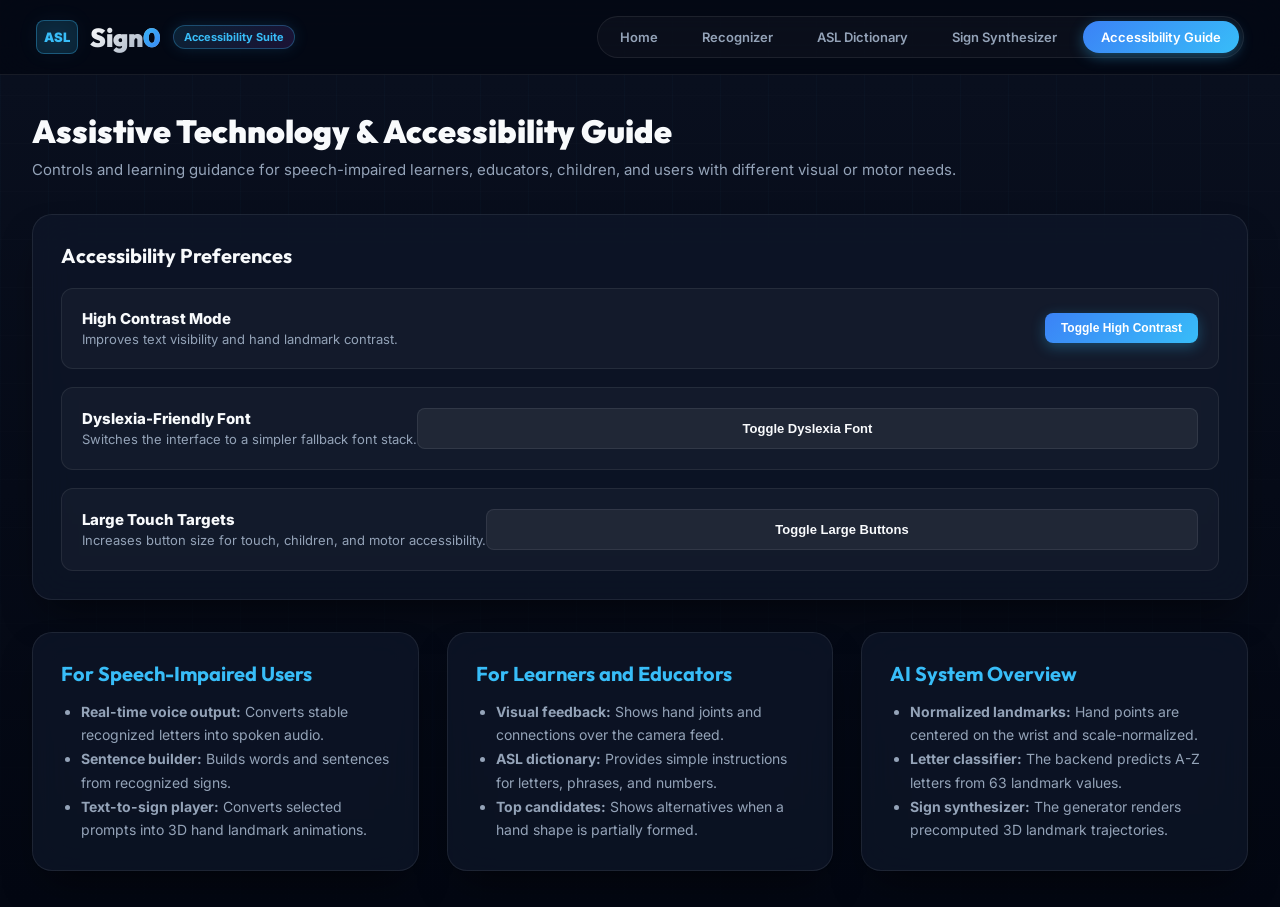
<file: frontend/accessibility.html>
<!DOCTYPE html>
<html lang="en">
<head>
  <meta charset="UTF-8" />
  <meta name="viewport" content="width=device-width, initial-scale=1.0" />
  <title>Sign0 - Accessibility Guide</title>
  <meta name="description" content="Assistive technology and accessibility controls for Sign0. High-contrast mode, dyslexia-friendly fonts, large touch targets, and guides for speech-impaired learners and educators." />

  <link rel="preconnect" href="https://fonts.googleapis.com" />
  <link rel="preconnect" href="https://fonts.gstatic.com" crossorigin />
  <link href="https://fonts.googleapis.com/css2?family=Inter:wght@300;400;500;600;700;800&family=Outfit:wght@400;600;700;800&display=swap" rel="stylesheet" />

  <link rel="stylesheet" href="style.css" />
</head>
<body>
  <header class="navbar">
    <div class="logo">
      <span class="icon">ASL</span>
      <a href="index.html" class="brand" style="text-decoration:none;color:inherit">Sign<span class="highlight">0</span></a>
      <span class="badge-tag">Accessibility Suite</span>
    </div>

    <nav class="nav-links">
      <a href="home.html" class="nav-link">Home</a>
      <a href="index.html" class="nav-link">Recognizer</a>
      <a href="dictionary.html" class="nav-link">ASL Dictionary</a>
      <a href="generator.html" class="nav-link">Sign Synthesizer</a>
      <a href="accessibility.html" class="nav-link active">Accessibility Guide</a>
    </nav>
  </header>

  <main class="page-container">
    <div class="page-header">
      <h1 class="page-title">Assistive Technology & Accessibility Guide</h1>
      <p class="page-subtitle">Controls and learning guidance for speech-impaired learners, educators, children, and users with different visual or motor needs.</p>
    </div>

    <div class="card access-card">
      <h2 class="card-title">Accessibility Preferences</h2>

      <div class="access-toggles-grid">
        <div class="access-option">
          <div class="opt-info">
            <span class="opt-title">High Contrast Mode</span>
            <span class="opt-desc">Improves text visibility and hand landmark contrast.</span>
          </div>
          <button id="contrastToggle" class="btn-sm btn-accent" type="button">Toggle High Contrast</button>
        </div>

        <div class="access-option">
          <div class="opt-info">
            <span class="opt-title">Dyslexia-Friendly Font</span>
            <span class="opt-desc">Switches the interface to a simpler fallback font stack.</span>
          </div>
          <button id="fontToggle" class="btn-sm btn-action" type="button">Toggle Dyslexia Font</button>
        </div>

        <div class="access-option">
          <div class="opt-info">
            <span class="opt-title">Large Touch Targets</span>
            <span class="opt-desc">Increases button size for touch, children, and motor accessibility.</span>
          </div>
          <button id="targetToggle" class="btn-sm btn-action" type="button">Toggle Large Buttons</button>
        </div>
      </div>
    </div>

    <div class="access-guides-grid">
      <div class="card guide-card">
        <h3 class="guide-title">For Speech-Impaired Users</h3>
        <ul class="guide-list">
          <li><strong>Real-time voice output:</strong> Converts stable recognized letters into spoken audio.</li>
          <li><strong>Sentence builder:</strong> Builds words and sentences from recognized signs.</li>
          <li><strong>Text-to-sign player:</strong> Converts selected prompts into 3D hand landmark animations.</li>
        </ul>
      </div>

      <div class="card guide-card">
        <h3 class="guide-title">For Learners and Educators</h3>
        <ul class="guide-list">
          <li><strong>Visual feedback:</strong> Shows hand joints and connections over the camera feed.</li>
          <li><strong>ASL dictionary:</strong> Provides simple instructions for letters, phrases, and numbers.</li>
          <li><strong>Top candidates:</strong> Shows alternatives when a hand shape is partially formed.</li>
        </ul>
      </div>

      <div class="card guide-card">
        <h3 class="guide-title">AI System Overview</h3>
        <ul class="guide-list">
          <li><strong>Normalized landmarks:</strong> Hand points are centered on the wrist and scale-normalized.</li>
          <li><strong>Letter classifier:</strong> The backend predicts A-Z letters from 63 landmark values.</li>
          <li><strong>Sign synthesizer:</strong> The generator renders precomputed 3D landmark trajectories.</li>
        </ul>
      </div>
    </div>
  </main>

  <script>
    document.getElementById("contrastToggle").addEventListener("click", () => {
      document.body.classList.toggle("high-contrast");
    });

    document.getElementById("fontToggle").addEventListener("click", () => {
      document.body.classList.toggle("dyslexic-font");
    });

    document.getElementById("targetToggle").addEventListener("click", () => {
      document.body.classList.toggle("large-targets");
    });
  </script>
</body>
</html>
</file>
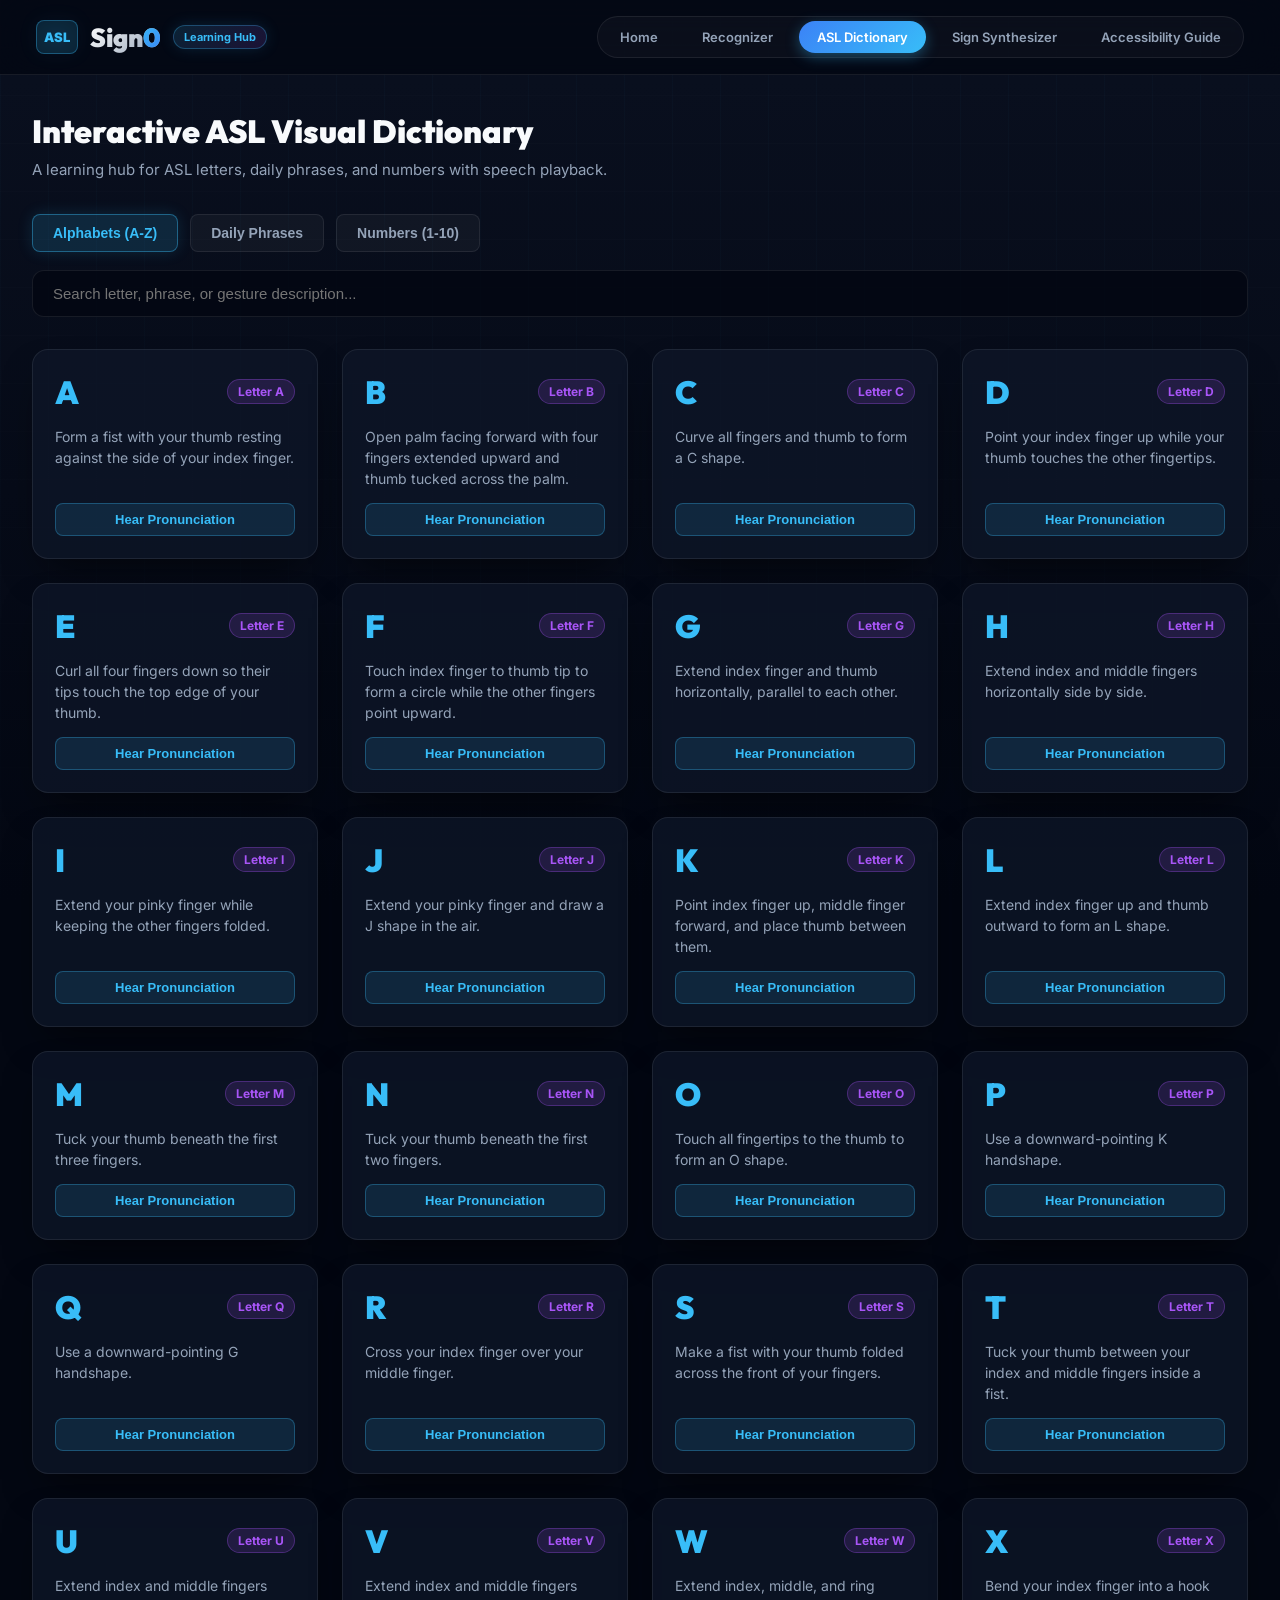
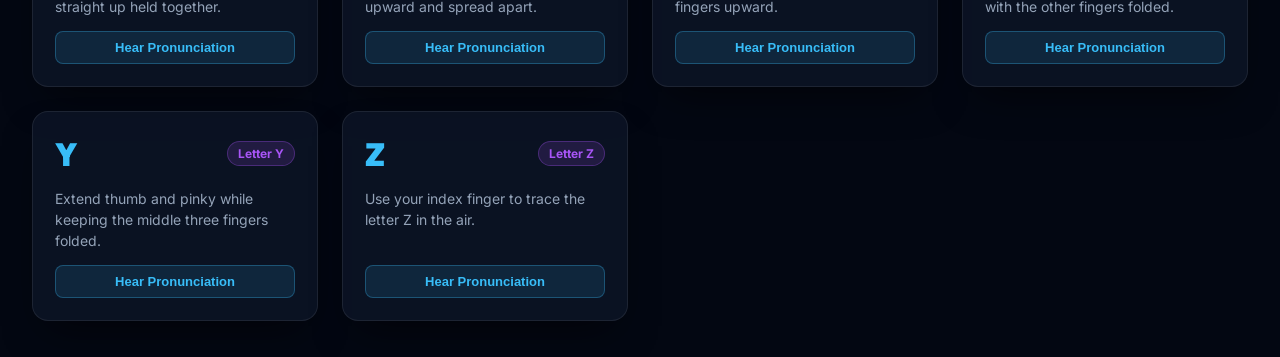
<file: frontend/dictionary.html>
<!DOCTYPE html>
<html lang="en">
<head>
  <meta charset="UTF-8" />
  <meta name="viewport" content="width=device-width, initial-scale=1.0" />
  <title>Sign0 - ASL Interactive Learning Dictionary</title>
  <meta name="description" content="Interactive ASL visual dictionary and learning hub. Browse alphabets A-Z, daily phrases, and numbers 1-10 with text descriptions and audio pronunciation." />

  <link rel="preconnect" href="https://fonts.googleapis.com" />
  <link rel="preconnect" href="https://fonts.gstatic.com" crossorigin />
  <link href="https://fonts.googleapis.com/css2?family=Inter:wght@300;400;500;600;700;800&family=Outfit:wght@400;600;700;800&display=swap" rel="stylesheet" />

  <link rel="stylesheet" href="style.css" />
</head>
<body>
  <header class="navbar">
    <div class="logo">
      <span class="icon">ASL</span>
      <a href="index.html" class="brand" style="text-decoration:none;color:inherit">Sign<span class="highlight">0</span></a>
      <span class="badge-tag">Learning Hub</span>
    </div>

    <nav class="nav-links">
      <a href="home.html" class="nav-link">Home</a>
      <a href="index.html" class="nav-link">Recognizer</a>
      <a href="dictionary.html" class="nav-link active">ASL Dictionary</a>
      <a href="generator.html" class="nav-link">Sign Synthesizer</a>
      <a href="accessibility.html" class="nav-link">Accessibility Guide</a>
    </nav>
  </header>

  <main class="page-container">
    <div class="page-header">
      <h1 class="page-title">Interactive ASL Visual Dictionary</h1>
      <p class="page-subtitle">A learning hub for ASL letters, daily phrases, and numbers with speech playback.</p>
    </div>

    <div class="dict-control-panel">
      <div class="dict-filters">
        <button class="filter-btn active" data-category="alphabets">Alphabets (A-Z)</button>
        <button class="filter-btn" data-category="phrases">Daily Phrases</button>
        <button class="filter-btn" data-category="numbers">Numbers (1-10)</button>
      </div>

      <div class="dict-search-box">
        <input type="text" id="dictSearchInput" placeholder="Search letter, phrase, or gesture description..." />
      </div>
    </div>

    <div id="dictCardsGrid" class="dict-grid-page"></div>
  </main>

  <script>
    const ASL_DICTIONARY_DATA = [
      { title: "A", category: "alphabets", badge: "Letter A", desc: "Form a fist with your thumb resting against the side of your index finger." },
      { title: "B", category: "alphabets", badge: "Letter B", desc: "Open palm facing forward with four fingers extended upward and thumb tucked across the palm." },
      { title: "C", category: "alphabets", badge: "Letter C", desc: "Curve all fingers and thumb to form a C shape." },
      { title: "D", category: "alphabets", badge: "Letter D", desc: "Point your index finger up while your thumb touches the other fingertips." },
      { title: "E", category: "alphabets", badge: "Letter E", desc: "Curl all four fingers down so their tips touch the top edge of your thumb." },
      { title: "F", category: "alphabets", badge: "Letter F", desc: "Touch index finger to thumb tip to form a circle while the other fingers point upward." },
      { title: "G", category: "alphabets", badge: "Letter G", desc: "Extend index finger and thumb horizontally, parallel to each other." },
      { title: "H", category: "alphabets", badge: "Letter H", desc: "Extend index and middle fingers horizontally side by side." },
      { title: "I", category: "alphabets", badge: "Letter I", desc: "Extend your pinky finger while keeping the other fingers folded." },
      { title: "J", category: "alphabets", badge: "Letter J", desc: "Extend your pinky finger and draw a J shape in the air." },
      { title: "K", category: "alphabets", badge: "Letter K", desc: "Point index finger up, middle finger forward, and place thumb between them." },
      { title: "L", category: "alphabets", badge: "Letter L", desc: "Extend index finger up and thumb outward to form an L shape." },
      { title: "M", category: "alphabets", badge: "Letter M", desc: "Tuck your thumb beneath the first three fingers." },
      { title: "N", category: "alphabets", badge: "Letter N", desc: "Tuck your thumb beneath the first two fingers." },
      { title: "O", category: "alphabets", badge: "Letter O", desc: "Touch all fingertips to the thumb to form an O shape." },
      { title: "P", category: "alphabets", badge: "Letter P", desc: "Use a downward-pointing K handshape." },
      { title: "Q", category: "alphabets", badge: "Letter Q", desc: "Use a downward-pointing G handshape." },
      { title: "R", category: "alphabets", badge: "Letter R", desc: "Cross your index finger over your middle finger." },
      { title: "S", category: "alphabets", badge: "Letter S", desc: "Make a fist with your thumb folded across the front of your fingers." },
      { title: "T", category: "alphabets", badge: "Letter T", desc: "Tuck your thumb between your index and middle fingers inside a fist." },
      { title: "U", category: "alphabets", badge: "Letter U", desc: "Extend index and middle fingers straight up held together." },
      { title: "V", category: "alphabets", badge: "Letter V", desc: "Extend index and middle fingers upward and spread apart." },
      { title: "W", category: "alphabets", badge: "Letter W", desc: "Extend index, middle, and ring fingers upward." },
      { title: "X", category: "alphabets", badge: "Letter X", desc: "Bend your index finger into a hook with the other fingers folded." },
      { title: "Y", category: "alphabets", badge: "Letter Y", desc: "Extend thumb and pinky while keeping the middle three fingers folded." },
      { title: "Z", category: "alphabets", badge: "Letter Z", desc: "Use your index finger to trace the letter Z in the air." },
      { title: "Hello", category: "phrases", badge: "Greeting", desc: "Place your open hand near your forehead and move it outward." },
      { title: "Thank You", category: "phrases", badge: "Politeness", desc: "Touch fingertips to chin or lips, then move your hand forward." },
      { title: "Please", category: "phrases", badge: "Politeness", desc: "Rub your open palm in a circular motion over your chest." },
      { title: "Yes", category: "phrases", badge: "Basic Word", desc: "Make a fist and nod it up and down." },
      { title: "No", category: "phrases", badge: "Basic Word", desc: "Tap index and middle fingers against your thumb." },
      { title: "Help", category: "phrases", badge: "Emergency", desc: "Place a thumbs-up fist on your opposite flat palm and lift both hands." },
      { title: "I Love You", category: "phrases", badge: "Expression", desc: "Extend thumb, index finger, and pinky finger together." },
      { title: "Water", category: "phrases", badge: "Daily Need", desc: "Make a W handshape and tap near your chin." },
      { title: "Eat / Food", category: "phrases", badge: "Daily Need", desc: "Gather fingertips to thumb and tap against your lips." },
      { title: "1", category: "numbers", badge: "Number 1", desc: "Extend index finger straight up." },
      { title: "2", category: "numbers", badge: "Number 2", desc: "Extend index and middle fingers." },
      { title: "3", category: "numbers", badge: "Number 3", desc: "Extend thumb, index, and middle fingers." },
      { title: "4", category: "numbers", badge: "Number 4", desc: "Extend four fingers upward with thumb tucked." },
      { title: "5", category: "numbers", badge: "Number 5", desc: "Open palm with all five fingers extended." },
      { title: "6", category: "numbers", badge: "Number 6", desc: "Touch pinky finger to thumb with the other fingers up." },
      { title: "7", category: "numbers", badge: "Number 7", desc: "Touch ring finger to thumb with the other fingers up." },
      { title: "8", category: "numbers", badge: "Number 8", desc: "Touch middle finger to thumb with the other fingers up." },
      { title: "9", category: "numbers", badge: "Number 9", desc: "Touch index finger to thumb with the other fingers up." },
      { title: "10", category: "numbers", badge: "Number 10", desc: "Make a thumbs-up fist and shake it gently side to side." }
    ];

    let currentCategory = "alphabets";
    const gridEl = document.getElementById("dictCardsGrid");
    const searchEl = document.getElementById("dictSearchInput");
    const filterBtns = document.querySelectorAll(".filter-btn");

    function renderCards() {
      const q = searchEl.value.toLowerCase().trim();
      const items = ASL_DICTIONARY_DATA.filter((item) =>
        item.category === currentCategory &&
        (item.title.toLowerCase().includes(q) ||
          item.desc.toLowerCase().includes(q) ||
          item.badge.toLowerCase().includes(q))
      );

      if (items.length === 0) {
        gridEl.innerHTML = '<div class="empty-state">No matching entries found.</div>';
        return;
      }

      gridEl.innerHTML = items.map((item) => `
        <div class="dict-item-card">
          <div class="dict-card-top">
            <span class="dict-card-title">${item.title}</span>
            <span class="dict-card-badge">${item.badge}</span>
          </div>
          <p class="dict-card-desc">${item.desc}</p>
          <div class="dict-card-footer">
            <button class="dict-btn-speak" type="button" data-speak="${escapeHtml(`${item.title}: ${item.desc}`)}">
              Hear Pronunciation
            </button>
          </div>
        </div>
      `).join("");

      document.querySelectorAll("[data-speak]").forEach((btn) => {
        btn.addEventListener("click", () => speakText(btn.dataset.speak));
      });
    }

    function escapeHtml(text) {
      return String(text)
        .replaceAll("&", "&amp;")
        .replaceAll('"', "&quot;")
        .replaceAll("<", "&lt;")
        .replaceAll(">", "&gt;");
    }

    function speakText(text) {
      if ("speechSynthesis" in window) {
        window.speechSynthesis.cancel();
        const utterance = new SpeechSynthesisUtterance(text);
        window.speechSynthesis.speak(utterance);
      }
    }

    filterBtns.forEach((btn) => {
      btn.addEventListener("click", () => {
        filterBtns.forEach((item) => item.classList.remove("active"));
        btn.classList.add("active");
        currentCategory = btn.dataset.category;
        renderCards();
      });
    });

    searchEl.addEventListener("input", renderCards);
    renderCards();
  </script>
</body>
</html>
</file>
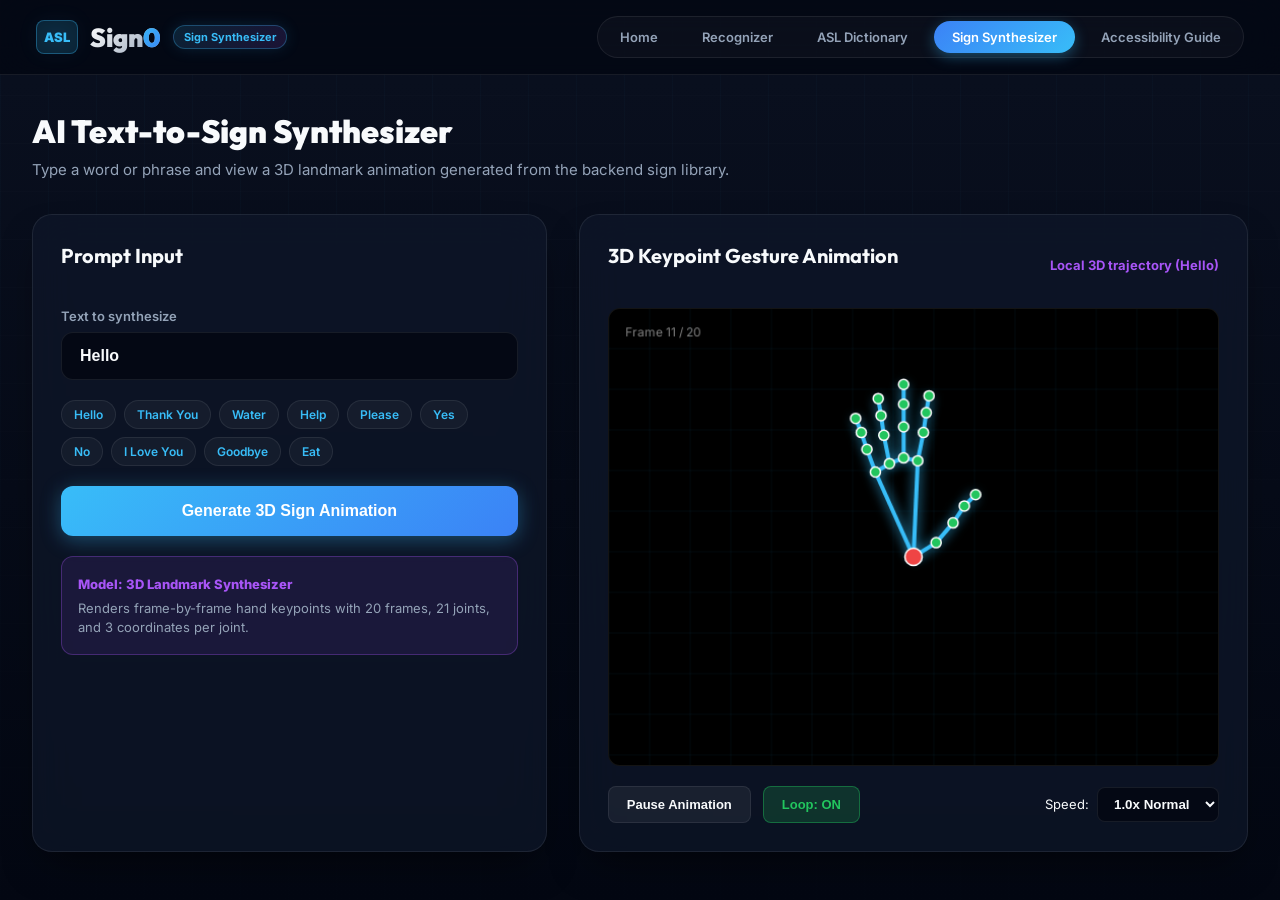
<file: frontend/generator.html>
<!DOCTYPE html>
<html lang="en">
<head>
  <meta charset="UTF-8" />
  <meta name="viewport" content="width=device-width, initial-scale=1.0" />
  <title>Sign0 - AI Text-to-Sign Synthesizer</title>
  <meta name="description" content="AI-powered text-to-sign language synthesizer. Type a word or phrase to generate 3D hand keypoint gesture animations using a denoising diffusion probabilistic model." />

  <link rel="preconnect" href="https://fonts.googleapis.com" />
  <link rel="preconnect" href="https://fonts.gstatic.com" crossorigin />
  <link href="https://fonts.googleapis.com/css2?family=Inter:wght@300;400;500;600;700;800&family=Outfit:wght@400;600;700;800&display=swap" rel="stylesheet" />

  <link rel="stylesheet" href="style.css" />
</head>
<body>
  <header class="navbar">
    <div class="logo">
      <span class="icon">ASL</span>
      <a href="index.html" class="brand" style="text-decoration:none;color:inherit">Sign<span class="highlight">0</span></a>
      <span class="badge-tag">Sign Synthesizer</span>
    </div>

    <nav class="nav-links">
      <a href="home.html" class="nav-link">Home</a>
      <a href="index.html" class="nav-link">Recognizer</a>
      <a href="dictionary.html" class="nav-link">ASL Dictionary</a>
      <a href="generator.html" class="nav-link active">Sign Synthesizer</a>
      <a href="accessibility.html" class="nav-link">Accessibility Guide</a>
    </nav>
  </header>

  <main class="page-container">
    <div class="page-header">
      <h1 class="page-title">AI Text-to-Sign Synthesizer</h1>
      <p class="page-subtitle">Type a word or phrase and view a 3D landmark animation generated from the backend sign library.</p>
    </div>

    <div class="generator-grid">
      <div class="card generator-input-card">
        <h2 class="card-title">Prompt Input</h2>

        <div class="input-group">
          <label for="promptInput" class="input-label">Text to synthesize</label>
          <input type="text" id="promptInput" class="prompt-field" placeholder="Example: Hello, Thank You, Water, Help, Yes" value="Hello" />
        </div>

        <div class="prompt-chips" aria-label="Suggested prompts">
          <button type="button" class="chip" data-prompt="Hello">Hello</button>
          <button type="button" class="chip" data-prompt="Thank You">Thank You</button>
          <button type="button" class="chip" data-prompt="Water">Water</button>
          <button type="button" class="chip" data-prompt="Help">Help</button>
          <button type="button" class="chip" data-prompt="Please">Please</button>
          <button type="button" class="chip" data-prompt="Yes">Yes</button>
          <button type="button" class="chip" data-prompt="No">No</button>
          <button type="button" class="chip" data-prompt="I Love You">I Love You</button>
          <button type="button" class="chip" data-prompt="Goodbye">Goodbye</button>
          <button type="button" class="chip" data-prompt="Eat">Eat</button>
        </div>

        <button id="generateBtn" class="btn-generate">Generate 3D Sign Animation</button>

        <div class="model-info-box">
          <span class="info-tag">Model: 3D Landmark Synthesizer</span>
          <p class="info-desc">Renders frame-by-frame hand keypoints with 20 frames, 21 joints, and 3 coordinates per joint.</p>
        </div>
      </div>

      <div class="card generator-player-card">
        <div class="player-header">
          <h2 class="card-title">3D Keypoint Gesture Animation</h2>
          <span id="playerStatus" class="player-status">Ready</span>
        </div>

        <div class="player-canvas-container">
          <canvas id="animCanvas" width="600" height="450"></canvas>
        </div>

        <div class="player-controls">
          <button id="playPauseBtn" class="btn-control">Play Animation</button>
          <button id="loopBtn" class="btn-control active">Loop: ON</button>
          <div class="speed-control">
            <span class="speed-label">Speed:</span>
            <select id="speedSelect" class="speed-dropdown">
              <option value="0.5">0.5x Slow</option>
              <option value="1.0" selected>1.0x Normal</option>
              <option value="1.5">1.5x Fast</option>
            </select>
          </div>
        </div>
      </div>
    </div>
  </main>

  <script src="generator.js"></script>
</body>
</html>
</file>
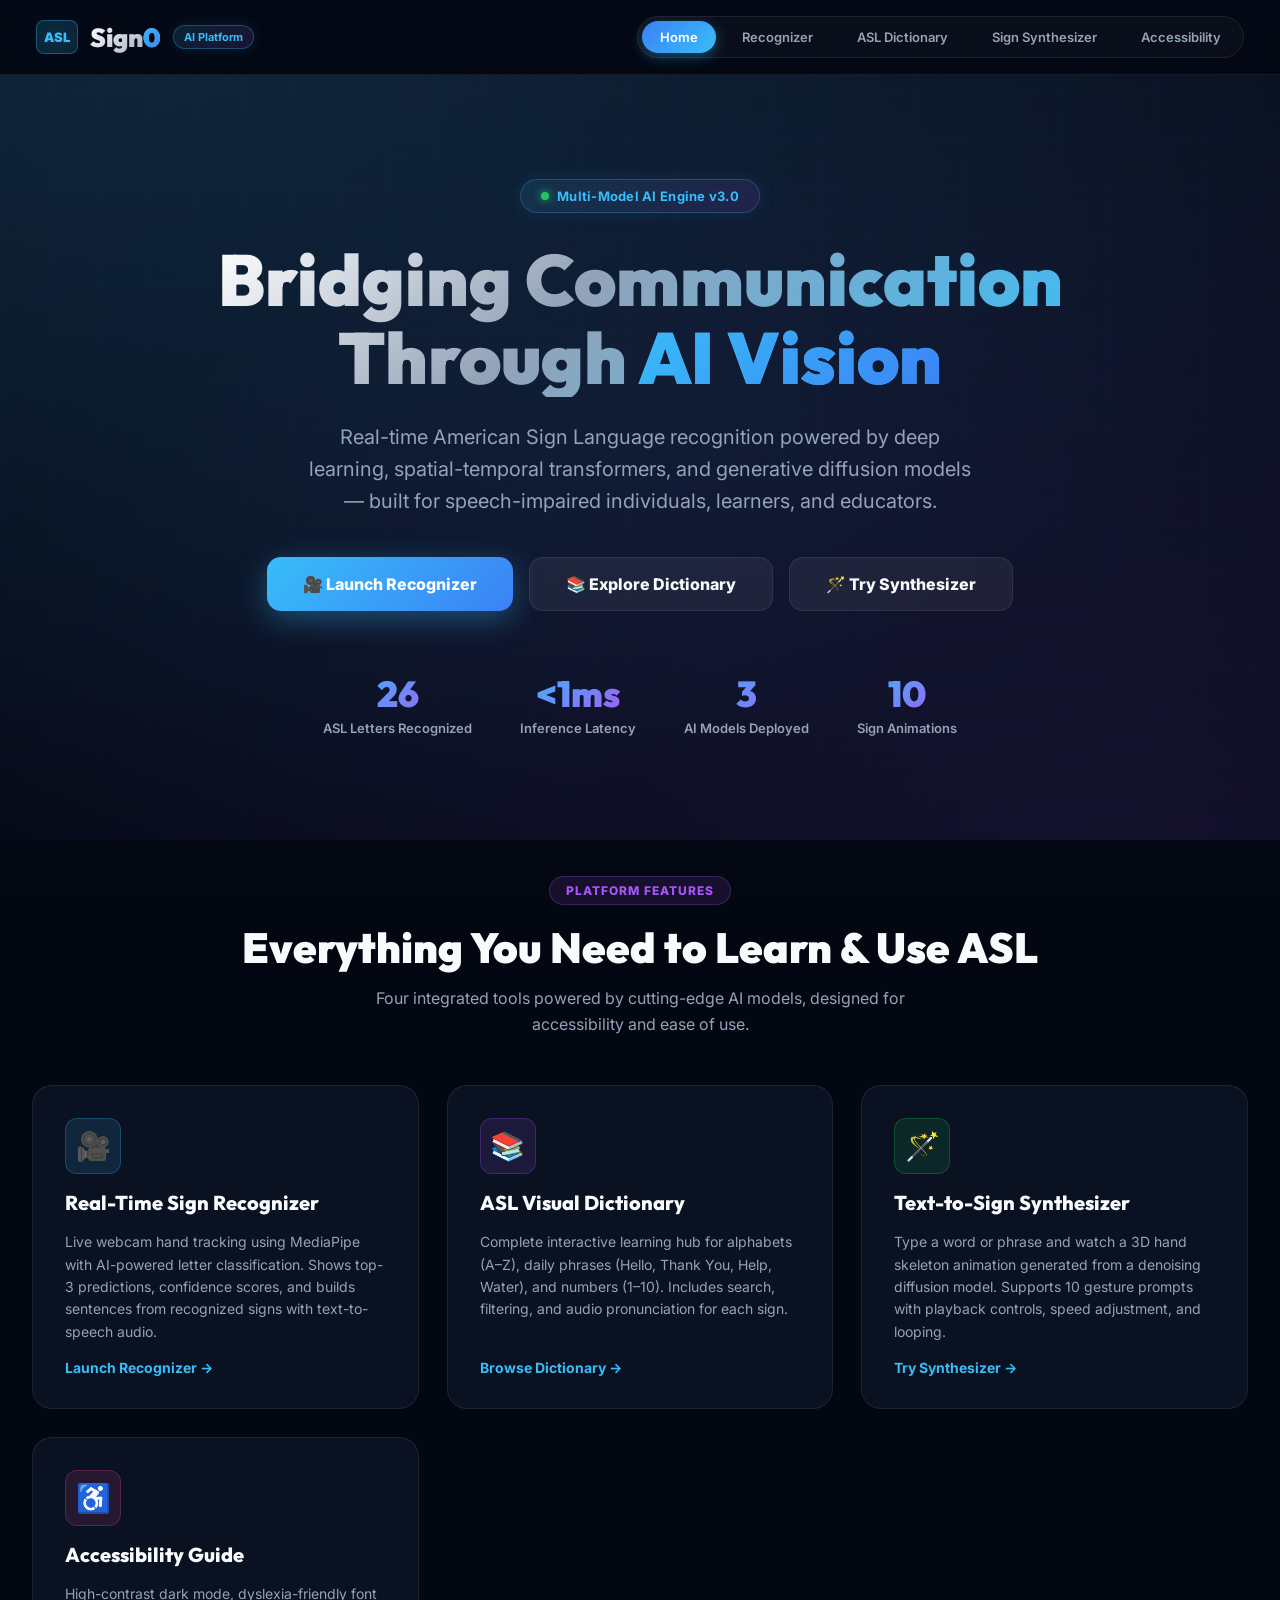
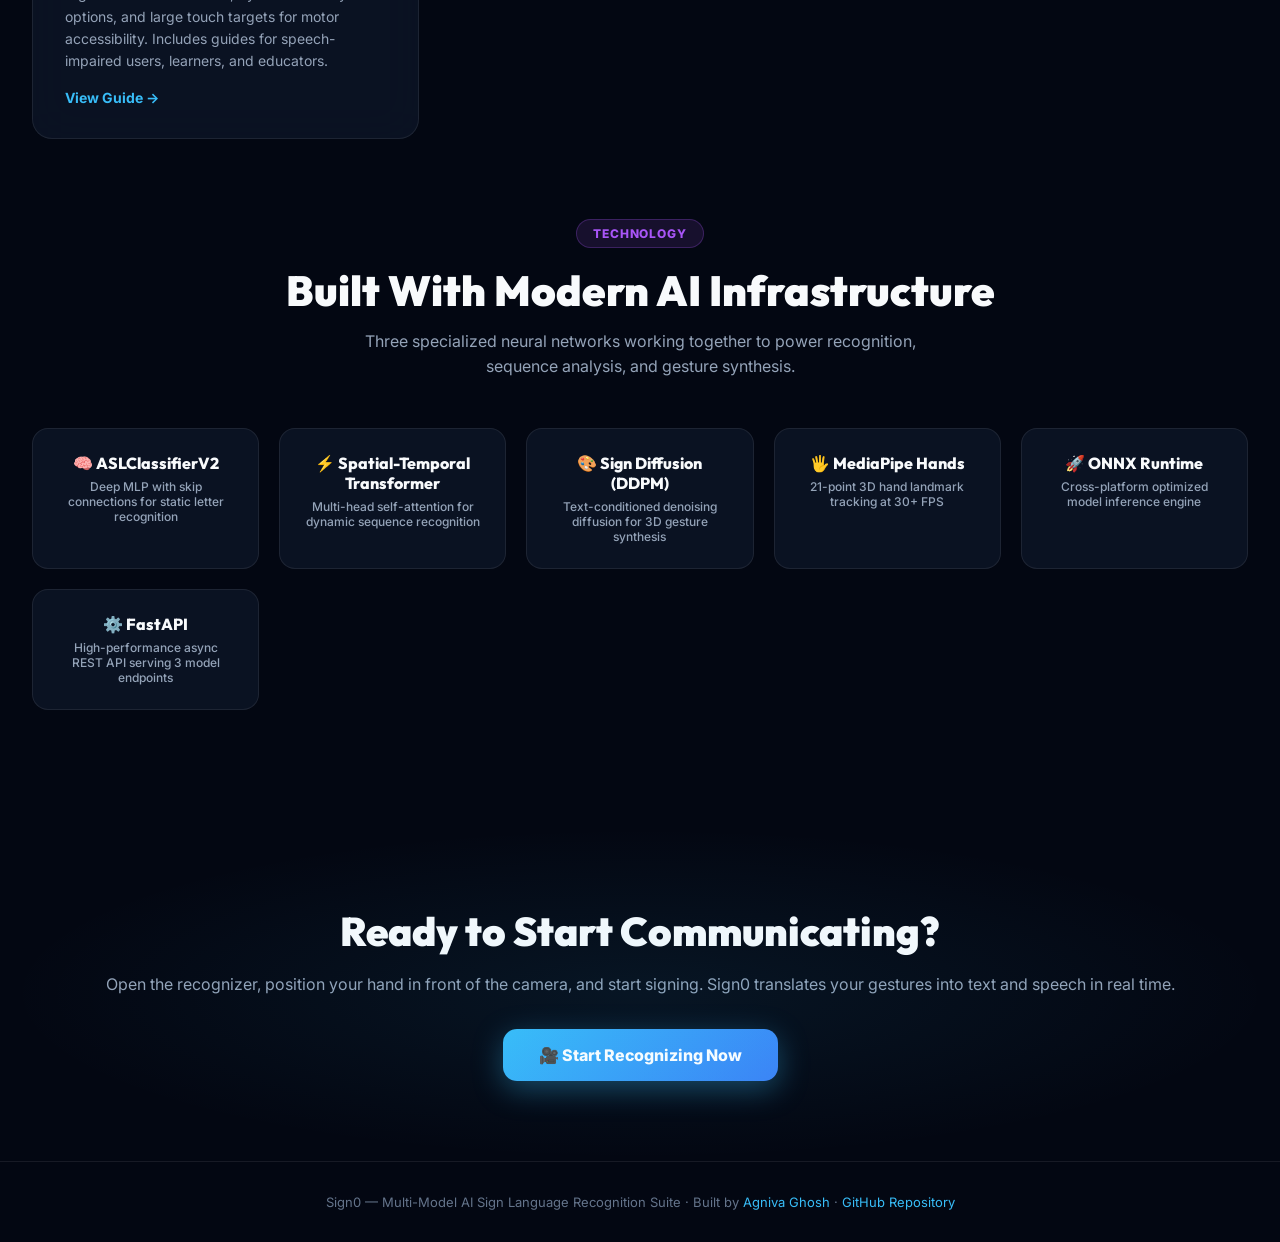
<file: frontend/home.html>
<!DOCTYPE html>
<html lang="en">
<head>
  <meta charset="UTF-8" />
  <meta name="viewport" content="width=device-width, initial-scale=1.0" />
  <title>Sign0 — AI-Powered Sign Language Recognition & Accessibility Suite</title>
  <meta name="description" content="Sign0 is a multi-model AI platform for real-time American Sign Language recognition, text-to-sign synthesis, an interactive ASL dictionary, and assistive accessibility tools for speech-impaired individuals." />

  <link rel="preconnect" href="https://fonts.googleapis.com" />
  <link rel="preconnect" href="https://fonts.gstatic.com" crossorigin />
  <link href="https://fonts.googleapis.com/css2?family=Inter:wght@300;400;500;600;700;800&family=Outfit:wght@400;600;700;800;900&display=swap" rel="stylesheet" />

  <link rel="stylesheet" href="style.css" />
  <style>
    /* ===== HOME PAGE HERO & SECTIONS ===== */
    .hero {
      min-height: 85vh;
      display: flex;
      align-items: center;
      justify-content: center;
      text-align: center;
      position: relative;
      overflow: hidden;
      padding: 60px 32px;
    }

    .hero::before {
      content: '';
      position: absolute;
      top: -50%;
      left: -50%;
      width: 200%;
      height: 200%;
      background:
        radial-gradient(ellipse at 30% 20%, rgba(56, 189, 248, 0.12) 0%, transparent 50%),
        radial-gradient(ellipse at 70% 80%, rgba(168, 85, 247, 0.10) 0%, transparent 50%),
        radial-gradient(ellipse at 50% 50%, rgba(59, 130, 246, 0.06) 0%, transparent 60%);
      animation: hero-drift 20s ease-in-out infinite alternate;
      z-index: 0;
    }

    @keyframes hero-drift {
      0% { transform: translate(0, 0) rotate(0deg); }
      100% { transform: translate(-3%, 2%) rotate(3deg); }
    }

    .hero-content {
      position: relative;
      z-index: 1;
      max-width: 880px;
    }

    .hero-badge {
      display: inline-flex;
      align-items: center;
      gap: 8px;
      background: linear-gradient(135deg, rgba(56, 189, 248, 0.12), rgba(168, 85, 247, 0.12));
      border: 1px solid rgba(56, 189, 248, 0.25);
      padding: 8px 20px;
      border-radius: 30px;
      font-size: 13px;
      font-weight: 700;
      color: var(--accent-cyan);
      margin-bottom: 28px;
      letter-spacing: 0.02em;
      box-shadow: 0 0 20px rgba(56, 189, 248, 0.1);
    }

    .hero-badge .dot {
      width: 8px;
      height: 8px;
      border-radius: 50%;
      background: var(--accent-green);
      box-shadow: 0 0 8px var(--accent-green);
      animation: pulse-dot 2s infinite;
    }

    .hero-title {
      font-family: var(--font-heading);
      font-size: clamp(40px, 6vw, 72px);
      font-weight: 900;
      line-height: 1.08;
      margin-bottom: 24px;
      background: linear-gradient(135deg, #ffffff 0%, #94a3b8 40%, var(--accent-cyan) 100%);
      -webkit-background-clip: text;
      -webkit-text-fill-color: transparent;
    }

    .hero-title .accent {
      background: linear-gradient(135deg, var(--accent-cyan), var(--accent-blue));
      -webkit-background-clip: text;
      -webkit-text-fill-color: transparent;
    }

    .hero-subtitle {
      font-size: clamp(16px, 2vw, 20px);
      color: var(--text-muted);
      line-height: 1.6;
      max-width: 680px;
      margin: 0 auto 40px;
    }

    .hero-actions {
      display: flex;
      gap: 16px;
      justify-content: center;
      flex-wrap: wrap;
    }

    .btn-hero {
      padding: 16px 36px;
      border-radius: 14px;
      font-size: 16px;
      font-weight: 800;
      cursor: pointer;
      border: none;
      transition: all 0.3s cubic-bezier(0.4, 0, 0.2, 1);
      text-decoration: none;
      display: inline-flex;
      align-items: center;
      gap: 10px;
    }

    .btn-hero-primary {
      background: linear-gradient(135deg, var(--accent-cyan), var(--accent-blue));
      color: #fff;
      box-shadow: 0 8px 30px rgba(56, 189, 248, 0.35);
    }

    .btn-hero-primary:hover {
      transform: translateY(-3px);
      box-shadow: 0 12px 40px rgba(56, 189, 248, 0.45);
    }

    .btn-hero-secondary {
      background: rgba(255, 255, 255, 0.06);
      color: var(--text-main);
      border: 1px solid var(--glass-border);
    }

    .btn-hero-secondary:hover {
      background: rgba(255, 255, 255, 0.12);
      border-color: rgba(255, 255, 255, 0.2);
      transform: translateY(-2px);
    }

    /* Stats Bar */
    .stats-bar {
      display: flex;
      justify-content: center;
      gap: 48px;
      margin-top: 60px;
      flex-wrap: wrap;
    }

    .stat-item {
      text-align: center;
    }

    .stat-value {
      font-family: var(--font-heading);
      font-size: 36px;
      font-weight: 900;
      background: linear-gradient(135deg, var(--accent-cyan), var(--accent-purple));
      -webkit-background-clip: text;
      -webkit-text-fill-color: transparent;
    }

    .stat-label {
      font-size: 13px;
      color: var(--text-muted);
      font-weight: 600;
      margin-top: 4px;
    }

    /* Features Section */
    .section-header {
      text-align: center;
      margin-bottom: 48px;
    }

    .section-label {
      display: inline-block;
      font-size: 12px;
      font-weight: 800;
      text-transform: uppercase;
      letter-spacing: 0.08em;
      color: var(--accent-purple);
      background: rgba(168, 85, 247, 0.12);
      border: 1px solid rgba(168, 85, 247, 0.25);
      padding: 6px 16px;
      border-radius: 20px;
      margin-bottom: 16px;
    }

    .section-title {
      font-family: var(--font-heading);
      font-size: clamp(28px, 4vw, 42px);
      font-weight: 900;
      color: var(--text-main);
      margin-bottom: 12px;
    }

    .section-desc {
      font-size: 16px;
      color: var(--text-muted);
      max-width: 600px;
      margin: 0 auto;
      line-height: 1.6;
    }

    .features-grid {
      display: grid;
      grid-template-columns: repeat(auto-fit, minmax(300px, 1fr));
      gap: 28px;
      margin-bottom: 80px;
    }

    .feature-card {
      background: var(--bg-card);
      backdrop-filter: blur(20px);
      border: 1px solid var(--glass-border);
      border-radius: var(--radius-xl);
      padding: 32px;
      transition: all 0.35s cubic-bezier(0.4, 0, 0.2, 1);
      text-decoration: none;
      display: flex;
      flex-direction: column;
      gap: 16px;
      position: relative;
      overflow: hidden;
    }

    .feature-card::before {
      content: '';
      position: absolute;
      top: 0;
      left: 0;
      right: 0;
      height: 3px;
      background: linear-gradient(90deg, var(--accent-cyan), var(--accent-purple));
      opacity: 0;
      transition: opacity 0.3s;
    }

    .feature-card:hover {
      transform: translateY(-6px);
      border-color: var(--glass-border-glow);
      box-shadow: var(--shadow-glow-cyan);
    }

    .feature-card:hover::before {
      opacity: 1;
    }

    .feature-icon {
      width: 56px;
      height: 56px;
      border-radius: var(--radius-md);
      display: flex;
      align-items: center;
      justify-content: center;
      font-size: 28px;
      flex-shrink: 0;
    }

    .feature-icon.cyan {
      background: rgba(56, 189, 248, 0.12);
      border: 1px solid rgba(56, 189, 248, 0.25);
    }

    .feature-icon.purple {
      background: rgba(168, 85, 247, 0.12);
      border: 1px solid rgba(168, 85, 247, 0.25);
    }

    .feature-icon.green {
      background: rgba(34, 197, 94, 0.12);
      border: 1px solid rgba(34, 197, 94, 0.25);
    }

    .feature-icon.pink {
      background: rgba(236, 72, 153, 0.12);
      border: 1px solid rgba(236, 72, 153, 0.25);
    }

    .feature-name {
      font-family: var(--font-heading);
      font-size: 20px;
      font-weight: 800;
      color: var(--text-main);
    }

    .feature-desc {
      font-size: 14px;
      color: var(--text-muted);
      line-height: 1.6;
    }

    .feature-link {
      display: inline-flex;
      align-items: center;
      gap: 6px;
      color: var(--accent-cyan);
      font-size: 14px;
      font-weight: 700;
      text-decoration: none;
      margin-top: auto;
      transition: gap 0.2s;
    }

    .feature-link:hover {
      gap: 10px;
    }

    /* Tech Stack */
    .tech-grid {
      display: grid;
      grid-template-columns: repeat(auto-fit, minmax(200px, 1fr));
      gap: 20px;
      margin-bottom: 80px;
    }

    .tech-item {
      background: var(--bg-card);
      border: 1px solid var(--glass-border);
      border-radius: var(--radius-lg);
      padding: 24px;
      text-align: center;
      transition: all 0.3s;
    }

    .tech-item:hover {
      border-color: rgba(56, 189, 248, 0.3);
      transform: translateY(-3px);
    }

    .tech-name {
      font-family: var(--font-heading);
      font-size: 16px;
      font-weight: 800;
      color: var(--text-main);
      margin-bottom: 6px;
    }

    .tech-role {
      font-size: 12px;
      color: var(--text-muted);
      font-weight: 500;
    }

    /* CTA */
    .cta-section {
      text-align: center;
      padding: 80px 32px;
      position: relative;
    }

    .cta-section::before {
      content: '';
      position: absolute;
      inset: 0;
      background: radial-gradient(ellipse at center, rgba(56, 189, 248, 0.08), transparent 70%);
      pointer-events: none;
    }

    .cta-title {
      font-family: var(--font-heading);
      font-size: clamp(28px, 4vw, 40px);
      font-weight: 900;
      color: var(--text-main);
      margin-bottom: 16px;
    }

    .cta-desc {
      font-size: 16px;
      color: var(--text-muted);
      margin-bottom: 32px;
      line-height: 1.6;
    }

    /* Footer */
    .footer {
      border-top: 1px solid var(--glass-border);
      padding: 32px;
      text-align: center;
      color: var(--text-dim);
      font-size: 13px;
    }

    .footer a {
      color: var(--accent-cyan);
      text-decoration: none;
    }

    .footer a:hover {
      text-decoration: underline;
    }

    @media (max-width: 720px) {
      .hero {
        min-height: 70vh;
        padding: 40px 16px;
      }

      .stats-bar {
        gap: 28px;
      }

      .stat-value {
        font-size: 28px;
      }

      .hero-actions {
        flex-direction: column;
        align-items: center;
      }

      .btn-hero {
        width: 100%;
        max-width: 320px;
        justify-content: center;
      }
    }
  </style>
</head>
<body>
  <header class="navbar">
    <div class="logo">
      <span class="icon">ASL</span>
      <span class="brand">Sign<span class="highlight">0</span></span>
      <span class="badge-tag">AI Platform</span>
    </div>

    <nav class="nav-links">
      <a href="home.html" class="nav-link active">Home</a>
      <a href="index.html" class="nav-link">Recognizer</a>
      <a href="dictionary.html" class="nav-link">ASL Dictionary</a>
      <a href="generator.html" class="nav-link">Sign Synthesizer</a>
      <a href="accessibility.html" class="nav-link">Accessibility</a>
    </nav>
  </header>

  <!-- ===== HERO SECTION ===== -->
  <section class="hero">
    <div class="hero-content">
      <div class="hero-badge">
        <span class="dot"></span>
        Multi-Model AI Engine v3.0
      </div>

      <h1 class="hero-title">
        Bridging Communication<br/>Through <span class="accent">AI Vision</span>
      </h1>

      <p class="hero-subtitle">
        Real-time American Sign Language recognition powered by deep learning, spatial-temporal transformers, and generative diffusion models — built for speech-impaired individuals, learners, and educators.
      </p>

      <div class="hero-actions">
        <a href="index.html" class="btn-hero btn-hero-primary">
          🎥 Launch Recognizer
        </a>
        <a href="dictionary.html" class="btn-hero btn-hero-secondary">
          📚 Explore Dictionary
        </a>
        <a href="generator.html" class="btn-hero btn-hero-secondary">
          🪄 Try Synthesizer
        </a>
      </div>

      <div class="stats-bar">
        <div class="stat-item">
          <div class="stat-value">26</div>
          <div class="stat-label">ASL Letters Recognized</div>
        </div>
        <div class="stat-item">
          <div class="stat-value">&lt;1ms</div>
          <div class="stat-label">Inference Latency</div>
        </div>
        <div class="stat-item">
          <div class="stat-value">3</div>
          <div class="stat-label">AI Models Deployed</div>
        </div>
        <div class="stat-item">
          <div class="stat-value">10</div>
          <div class="stat-label">Sign Animations</div>
        </div>
      </div>
    </div>
  </section>

  <!-- ===== FEATURES SECTION ===== -->
  <section class="page-container">
    <div class="section-header">
      <span class="section-label">Platform Features</span>
      <h2 class="section-title">Everything You Need to Learn & Use ASL</h2>
      <p class="section-desc">Four integrated tools powered by cutting-edge AI models, designed for accessibility and ease of use.</p>
    </div>

    <div class="features-grid">
      <a href="index.html" class="feature-card">
        <div class="feature-icon cyan">🎥</div>
        <h3 class="feature-name">Real-Time Sign Recognizer</h3>
        <p class="feature-desc">
          Live webcam hand tracking using MediaPipe with AI-powered letter classification. Shows top-3 predictions, confidence scores, and builds sentences from recognized signs with text-to-speech audio.
        </p>
        <span class="feature-link">Launch Recognizer →</span>
      </a>

      <a href="dictionary.html" class="feature-card">
        <div class="feature-icon purple">📚</div>
        <h3 class="feature-name">ASL Visual Dictionary</h3>
        <p class="feature-desc">
          Complete interactive learning hub for alphabets (A–Z), daily phrases (Hello, Thank You, Help, Water), and numbers (1–10). Includes search, filtering, and audio pronunciation for each sign.
        </p>
        <span class="feature-link">Browse Dictionary →</span>
      </a>

      <a href="generator.html" class="feature-card">
        <div class="feature-icon green">🪄</div>
        <h3 class="feature-name">Text-to-Sign Synthesizer</h3>
        <p class="feature-desc">
          Type a word or phrase and watch a 3D hand skeleton animation generated from a denoising diffusion model. Supports 10 gesture prompts with playback controls, speed adjustment, and looping.
        </p>
        <span class="feature-link">Try Synthesizer →</span>
      </a>

      <a href="accessibility.html" class="feature-card">
        <div class="feature-icon pink">♿</div>
        <h3 class="feature-name">Accessibility Guide</h3>
        <p class="feature-desc">
          High-contrast dark mode, dyslexia-friendly font options, and large touch targets for motor accessibility. Includes guides for speech-impaired users, learners, and educators.
        </p>
        <span class="feature-link">View Guide →</span>
      </a>
    </div>

    <!-- ===== TECH STACK SECTION ===== -->
    <div class="section-header">
      <span class="section-label">Technology</span>
      <h2 class="section-title">Built With Modern AI Infrastructure</h2>
      <p class="section-desc">Three specialized neural networks working together to power recognition, sequence analysis, and gesture synthesis.</p>
    </div>

    <div class="tech-grid">
      <div class="tech-item">
        <div class="tech-name">🧠 ASLClassifierV2</div>
        <div class="tech-role">Deep MLP with skip connections for static letter recognition</div>
      </div>
      <div class="tech-item">
        <div class="tech-name">⚡ Spatial-Temporal Transformer</div>
        <div class="tech-role">Multi-head self-attention for dynamic sequence recognition</div>
      </div>
      <div class="tech-item">
        <div class="tech-name">🎨 Sign Diffusion (DDPM)</div>
        <div class="tech-role">Text-conditioned denoising diffusion for 3D gesture synthesis</div>
      </div>
      <div class="tech-item">
        <div class="tech-name">🖐️ MediaPipe Hands</div>
        <div class="tech-role">21-point 3D hand landmark tracking at 30+ FPS</div>
      </div>
      <div class="tech-item">
        <div class="tech-name">🚀 ONNX Runtime</div>
        <div class="tech-role">Cross-platform optimized model inference engine</div>
      </div>
      <div class="tech-item">
        <div class="tech-name">⚙️ FastAPI</div>
        <div class="tech-role">High-performance async REST API serving 3 model endpoints</div>
      </div>
    </div>
  </section>

  <!-- ===== CTA SECTION ===== -->
  <section class="cta-section">
    <h2 class="cta-title">Ready to Start Communicating?</h2>
    <p class="cta-desc">Open the recognizer, position your hand in front of the camera, and start signing. Sign0 translates your gestures into text and speech in real time.</p>
    <a href="index.html" class="btn-hero btn-hero-primary">
      🎥 Start Recognizing Now
    </a>
  </section>

  <!-- ===== FOOTER ===== -->
  <footer class="footer">
    <p>
      Sign0 — Multi-Model AI Sign Language Recognition Suite · 
      Built by <a href="https://github.com/Agniva2006" target="_blank">Agniva Ghosh</a> · 
      <a href="https://github.com/Agniva2006/ASL_prediction" target="_blank">GitHub Repository</a>
    </p>
  </footer>
</body>
</html>
</file>
<file: frontend/style.css>
/* ==========================================================================
   SIGN0 ULTRA-PREMIUM COSMIC GLASSMORPHISM DESIGN SYSTEM
   ========================================================================== */

@import url('https://fonts.googleapis.com/css2?family=Inter:wght@300;400;500;600;700;800&family=Outfit:wght@400;600;700;800;900&display=swap');

:root {
  --bg-dark: #030712;
  --bg-card: rgba(15, 23, 42, 0.7);
  --bg-card-hover: rgba(30, 41, 59, 0.8);
  --glass-border: rgba(255, 255, 255, 0.08);
  --glass-border-glow: rgba(56, 189, 248, 0.3);
  
  --text-main: #f8fafc;
  --text-muted: #94a3b8;
  --text-dim: #64748b;
  
  --accent-cyan: #38bdf8;
  --accent-blue: #3b82f6;
  --accent-green: #22c55e;
  --accent-purple: #a855f7;
  --accent-pink: #ec4899;
  --accent-red: #ef4444;
  --accent-yellow: #eab308;
  
  --font-family: 'Inter', -apple-system, BlinkMacSystemFont, sans-serif;
  --font-heading: 'Outfit', sans-serif;
  
  --radius-xl: 20px;
  --radius-lg: 16px;
  --radius-md: 12px;
  --radius-sm: 8px;
  
  --shadow-glow-cyan: 0 0 30px rgba(56, 189, 248, 0.2);
  --shadow-glow-purple: 0 0 30px rgba(168, 85, 247, 0.2);
  --shadow-card: 0 20px 40px -15px rgba(0, 0, 0, 0.6);
}

* {
  box-sizing: border-box;
  margin: 0;
  padding: 0;
}

body {
  background-color: var(--bg-dark);
  background-image:
    linear-gradient(180deg, rgba(15, 23, 42, 0.55), rgba(3, 7, 18, 0.96)),
    linear-gradient(90deg, rgba(56, 189, 248, 0.05) 1px, transparent 1px),
    linear-gradient(0deg, rgba(255, 255, 255, 0.025) 1px, transparent 1px);
  background-size: auto, 48px 48px, 48px 48px;
  background-attachment: fixed;
  color: var(--text-main);
  font-family: var(--font-family);
  min-height: 100vh;
  display: flex;
  flex-direction: column;
  overflow-x: hidden;
}

/* Custom Scrollbar */
::-webkit-scrollbar {
  width: 8px;
  height: 8px;
}
::-webkit-scrollbar-track {
  background: rgba(3, 7, 18, 0.8);
}
::-webkit-scrollbar-thumb {
  background: rgba(56, 189, 248, 0.3);
  border-radius: 4px;
}
::-webkit-scrollbar-thumb:hover {
  background: var(--accent-cyan);
}

/* ==========================================================================
   NAVBAR & HEADER
   ========================================================================== */
.navbar {
  display: flex;
  align-items: center;
  justify-content: space-between;
  padding: 16px 36px;
  background: rgba(3, 7, 18, 0.8);
  backdrop-filter: blur(20px);
  border-bottom: 1px solid var(--glass-border);
  position: sticky;
  top: 0;
  z-index: 100;
}

.logo {
  display: flex;
  align-items: center;
  gap: 12px;
}

.logo .icon {
  display: inline-flex;
  align-items: center;
  justify-content: center;
  width: 42px;
  height: 34px;
  border-radius: var(--radius-sm);
  background: rgba(56, 189, 248, 0.14);
  border: 1px solid rgba(56, 189, 248, 0.35);
  color: var(--accent-cyan);
  font-size: 13px;
  font-weight: 900;
  letter-spacing: 0;
  filter: drop-shadow(0 0 10px rgba(56, 189, 248, 0.22));
  animation: pulse-icon 3s ease-in-out infinite alternate;
}

@keyframes pulse-icon {
  0% { transform: scale(1); }
  100% { transform: scale(1.08); }
}

.logo .brand {
  font-family: var(--font-heading);
  font-size: 26px;
  font-weight: 900;
  letter-spacing: 0;
  background: linear-gradient(135deg, #ffffff, #94a3b8);
  -webkit-background-clip: text;
  -webkit-text-fill-color: transparent;
}

.logo .highlight {
  background: linear-gradient(135deg, var(--accent-cyan), var(--accent-blue));
  -webkit-background-clip: text;
  -webkit-text-fill-color: transparent;
}

.badge-tag {
  background: linear-gradient(135deg, rgba(56, 189, 248, 0.15), rgba(168, 85, 247, 0.15));
  color: var(--accent-cyan);
  border: 1px solid rgba(56, 189, 248, 0.3);
  font-size: 11px;
  font-weight: 700;
  padding: 4px 10px;
  border-radius: 20px;
  letter-spacing: 0;
  box-shadow: 0 0 15px rgba(56, 189, 248, 0.15);
}

.nav-links {
  display: flex;
  gap: 8px;
  background: rgba(255, 255, 255, 0.03);
  padding: 4px;
  border-radius: 30px;
  border: 1px solid var(--glass-border);
}

.nav-link {
  color: var(--text-muted);
  text-decoration: none;
  font-size: 13px;
  font-weight: 600;
  padding: 8px 18px;
  border-radius: 20px;
  transition: all 0.25s cubic-bezier(0.4, 0, 0.2, 1);
}

.nav-link:hover {
  color: #fff;
  background: rgba(255, 255, 255, 0.06);
}

.nav-link.active {
  color: #fff;
  background: linear-gradient(135deg, var(--accent-blue), var(--accent-cyan));
  box-shadow: 0 4px 14px rgba(56, 189, 248, 0.35);
}

.status-container {
  display: flex;
  align-items: center;
  gap: 10px;
  background: rgba(255, 255, 255, 0.04);
  padding: 6px 14px;
  border-radius: 20px;
  border: 1px solid var(--glass-border);
}

.status-dot {
  width: 10px;
  height: 10px;
  border-radius: 50%;
  position: relative;
}

.status-dot::after {
  content: '';
  position: absolute;
  inset: -3px;
  border-radius: 50%;
  background: inherit;
  opacity: 0.4;
  animation: pulse-dot 2s infinite;
}

@keyframes pulse-dot {
  0% { transform: scale(1); opacity: 0.4; }
  50% { transform: scale(1.6); opacity: 0; }
  100% { transform: scale(1); opacity: 0; }
}

.dot-green { background: var(--accent-green); }
.dot-yellow { background: var(--accent-yellow); }
.dot-red { background: var(--accent-red); }

.status-text {
  font-size: 12px;
  color: var(--text-muted);
  font-weight: 500;
}

.header-controls {
  display: flex;
  align-items: center;
  gap: 12px;
}

.btn-icon {
  background: rgba(255, 255, 255, 0.06);
  color: var(--text-main);
  border: 1px solid var(--glass-border);
  padding: 8px 16px;
  border-radius: var(--radius-sm);
  cursor: pointer;
  font-size: 13px;
  font-weight: 600;
  transition: all 0.2s ease;
}

.btn-icon:hover {
  background: rgba(255, 255, 255, 0.12);
  border-color: rgba(255, 255, 255, 0.2);
}

.btn-icon.active {
  background: rgba(34, 197, 94, 0.15);
  border-color: rgba(34, 197, 94, 0.4);
  color: var(--accent-green);
  box-shadow: 0 0 15px rgba(34, 197, 94, 0.2);
}

/* ==========================================================================
   MAIN LAYOUT GRID
   ========================================================================== */
.main-container {
  max-width: 1400px;
  margin: 32px auto;
  padding: 0 32px;
  display: grid;
  grid-template-columns: 1.1fr 1fr;
  gap: 32px;
  width: 100%;
  flex: 1;
}

@media (max-width: 1100px) {
  .main-container {
    grid-template-columns: 1fr;
  }
}

/* ==========================================================================
   VIDEO CONTAINER & CANVAS
   ========================================================================== */
.video-section {
  display: flex;
  flex-direction: column;
}

.video-card {
  background: var(--bg-card);
  backdrop-filter: blur(20px);
  border: 1px solid var(--glass-border);
  border-radius: var(--radius-xl);
  padding: 24px;
  box-shadow: var(--shadow-card);
  transition: border-color 0.3s;
}

.video-card:hover {
  border-color: var(--glass-border-glow);
}

.canvas-wrapper {
  position: relative;
  width: 100%;
  aspect-ratio: 4 / 3;
  background: #000;
  border-radius: var(--radius-md);
  overflow: hidden;
  border: 1px solid var(--glass-border);
  box-shadow: inset 0 0 30px rgba(0,0,0,0.8);
}

video, canvas {
  position: absolute;
  top: 0;
  left: 0;
  width: 100%;
  height: 100%;
  object-fit: cover;
}

canvas {
  z-index: 10;
}

.video-overlay {
  position: absolute;
  inset: 0;
  background: rgba(3, 7, 18, 0.92);
  display: flex;
  flex-direction: column;
  align-items: center;
  justify-content: center;
  gap: 18px;
  z-index: 20;
  transition: opacity 0.4s ease;
}

.video-overlay.hidden {
  opacity: 0;
  pointer-events: none;
}

.spinner {
  width: 48px;
  height: 48px;
  border: 4px solid rgba(56, 189, 248, 0.15);
  border-top-color: var(--accent-cyan);
  border-radius: 50%;
  animation: spin 1s linear infinite;
  box-shadow: var(--shadow-glow-cyan);
}

@keyframes spin {
  to { transform: rotate(360deg); }
}

.overlay-msg {
  font-size: 15px;
  color: var(--text-muted);
  font-weight: 500;
}

.video-controls {
  display: flex;
  gap: 12px;
  margin-top: 18px;
  justify-content: space-between;
}

.info-pill {
  background: rgba(255, 255, 255, 0.03);
  border: 1px solid var(--glass-border);
  padding: 8px 16px;
  border-radius: var(--radius-sm);
  font-size: 12px;
  display: flex;
  gap: 8px;
}

.info-pill .label { color: var(--text-muted); }
.info-pill .val { font-weight: 600; color: var(--text-main); }
.text-blue { color: var(--accent-cyan) !important; }

/* ==========================================================================
   DASHBOARD CARDS
   ========================================================================== */
.dashboard-section {
  display: flex;
  flex-direction: column;
  gap: 28px;
}

.card {
  background: var(--bg-card);
  backdrop-filter: blur(20px);
  border: 1px solid var(--glass-border);
  border-radius: var(--radius-xl);
  padding: 28px;
  box-shadow: var(--shadow-card);
  transition: all 0.3s cubic-bezier(0.4, 0, 0.2, 1);
}

.card:hover {
  border-color: rgba(255, 255, 255, 0.15);
}

.card-title {
  font-family: var(--font-heading);
  font-size: 20px;
  font-weight: 700;
  color: var(--text-main);
  margin-bottom: 20px;
  display: flex;
  align-items: center;
  gap: 10px;
}

.prediction-body {
  display: grid;
  grid-template-columns: 200px 1fr;
  gap: 28px;
  align-items: center;
}

@media (max-width: 650px) {
  .prediction-body {
    grid-template-columns: 1fr;
  }
}

.letter-display-box {
  background: radial-gradient(circle at center, rgba(56, 189, 248, 0.18), rgba(15, 23, 42, 0.9));
  border: 2px solid rgba(56, 189, 248, 0.4);
  border-radius: var(--radius-lg);
  height: 200px;
  display: flex;
  flex-direction: column;
  align-items: center;
  justify-content: center;
  box-shadow: var(--shadow-glow-cyan);
  transition: all 0.3s ease;
}

.huge-letter {
  font-family: var(--font-heading);
  font-size: 104px;
  font-weight: 900;
  color: var(--accent-cyan);
  text-shadow: 0 0 25px rgba(56, 189, 248, 0.6);
  line-height: 1;
  transition: transform 0.2s ease;
}

.hand-state {
  font-size: 13px;
  color: var(--text-muted);
  margin-top: 6px;
  font-weight: 500;
}

.metrics-panel {
  display: flex;
  flex-direction: column;
  gap: 18px;
}

.confidence-header {
  display: flex;
  justify-content: space-between;
  font-size: 14px;
}

.metric-label { color: var(--text-muted); font-weight: 500; }
.metric-val { color: var(--accent-cyan); font-weight: 800; font-size: 16px; }

.progress-bar-track {
  height: 12px;
  background: rgba(255, 255, 255, 0.06);
  border-radius: 6px;
  overflow: hidden;
  position: relative;
  border: 1px solid var(--glass-border);
}

.progress-bar-fill {
  height: 100%;
  background: linear-gradient(90deg, var(--accent-blue), var(--accent-cyan));
  border-radius: 6px;
  transition: width 0.35s cubic-bezier(0.4, 0, 0.2, 1);
  box-shadow: 0 0 12px var(--accent-cyan);
}

.top3-container {
  margin-top: 6px;
}

.top3-title {
  font-size: 12px;
  color: var(--text-muted);
  text-transform: uppercase;
  letter-spacing: 0;
  font-weight: 700;
  display: block;
  margin-bottom: 10px;
}

.top3-list {
  display: flex;
  gap: 12px;
}

.top3-item {
  flex: 1;
  background: rgba(255, 255, 255, 0.04);
  border: 1px solid var(--glass-border);
  padding: 10px 12px;
  border-radius: var(--radius-sm);
  display: flex;
  justify-content: space-between;
  font-size: 13px;
  transition: border-color 0.2s;
}

.top3-item:hover {
  border-color: rgba(56, 189, 248, 0.3);
}

.top3-item .lbl { font-weight: 800; color: var(--text-main); }
.top3-item .prob { color: var(--accent-cyan); font-weight: 700; }

/* ==========================================================================
   SENTENCE BUILDER
   ========================================================================== */
.card-header-flex {
  display: flex;
  justify-content: space-between;
  align-items: center;
  margin-bottom: 16px;
}

.btn-sm {
  padding: 8px 16px;
  font-size: 12px;
  border-radius: var(--radius-sm);
  font-weight: 700;
  cursor: pointer;
  border: none;
  transition: all 0.2s ease;
}

.btn-accent {
  background: linear-gradient(135deg, var(--accent-blue), var(--accent-cyan));
  color: #fff;
  box-shadow: 0 4px 14px rgba(56, 189, 248, 0.3);
}

.btn-accent:hover {
  opacity: 0.9;
  transform: translateY(-1px);
}

.sentence-box {
  background: rgba(3, 7, 18, 0.7);
  border: 1px solid var(--glass-border);
  border-radius: var(--radius-md);
  min-height: 110px;
  padding: 18px;
  font-size: 22px;
  font-weight: 700;
  color: var(--text-main);
  word-break: break-word;
  box-shadow: inset 0 2px 6px rgba(0, 0, 0, 0.5);
}

.sentence-box:empty::before {
  content: attr(placeholder);
  color: rgba(255, 255, 255, 0.2);
  font-weight: 400;
  font-size: 15px;
}

.builder-actions {
  display: flex;
  gap: 12px;
  margin-top: 18px;
  flex-wrap: wrap;
}

.btn-action {
  flex: 1;
  background: rgba(255, 255, 255, 0.06);
  border: 1px solid var(--glass-border);
  color: var(--text-main);
  padding: 12px;
  border-radius: var(--radius-sm);
  font-weight: 600;
  font-size: 13px;
  cursor: pointer;
  transition: all 0.2s ease;
}

.btn-action:hover {
  background: rgba(255, 255, 255, 0.12);
}

.btn-danger {
  background: rgba(239, 68, 68, 0.12);
  border-color: rgba(239, 68, 68, 0.3);
  color: var(--accent-red);
}

.btn-danger:hover {
  background: rgba(239, 68, 68, 0.22);
}

.btn-primary {
  background: linear-gradient(135deg, var(--accent-blue), var(--accent-purple));
  border: none;
  color: #fff;
  box-shadow: 0 4px 16px rgba(168, 85, 247, 0.35);
}

.btn-primary:hover {
  opacity: 0.9;
  transform: translateY(-1px);
}

/* ==========================================================================
   MULTI-PAGE CONTAINERS & DICTIONARY
   ========================================================================== */
.page-container {
  max-width: 1400px;
  margin: 36px auto;
  padding: 0 32px;
  width: 100%;
}

.page-header {
  margin-bottom: 32px;
}

.page-title {
  font-family: var(--font-heading);
  font-size: 32px;
  font-weight: 900;
  color: var(--text-main);
  letter-spacing: 0;
}

.page-subtitle {
  font-size: 15px;
  color: var(--text-muted);
  margin-top: 8px;
  line-height: 1.5;
}

.dict-control-panel {
  display: flex;
  flex-direction: column;
  gap: 18px;
  margin-bottom: 32px;
}

.dict-filters {
  display: flex;
  gap: 12px;
}

.filter-btn {
  background: rgba(255, 255, 255, 0.04);
  border: 1px solid var(--glass-border);
  color: var(--text-muted);
  padding: 10px 20px;
  border-radius: var(--radius-sm);
  font-size: 14px;
  font-weight: 600;
  cursor: pointer;
  transition: all 0.25s ease;
}

.filter-btn.active, .filter-btn:hover {
  background: rgba(56, 189, 248, 0.15);
  border-color: rgba(56, 189, 248, 0.4);
  color: var(--accent-cyan);
  box-shadow: 0 0 15px rgba(56, 189, 248, 0.15);
}

.dict-search-box input {
  width: 100%;
  background: rgba(3, 7, 18, 0.8);
  border: 1px solid var(--glass-border);
  border-radius: var(--radius-md);
  padding: 14px 20px;
  color: var(--text-main);
  font-size: 15px;
  outline: none;
  transition: border-color 0.2s;
}

.dict-search-box input:focus {
  border-color: var(--accent-cyan);
}

.dict-grid-page {
  display: grid;
  grid-template-columns: repeat(auto-fill, minmax(280px, 1fr));
  gap: 24px;
}

.dict-grid {
  display: grid;
  grid-template-columns: repeat(auto-fill, minmax(240px, 1fr));
  gap: 18px;
  margin-top: 22px;
  max-height: 58vh;
  overflow: auto;
  padding-right: 4px;
}

.empty-state {
  grid-column: 1 / -1;
  text-align: center;
  padding: 40px;
  color: var(--text-muted);
}

.dict-item-card {
  background: var(--bg-card);
  border: 1px solid var(--glass-border);
  border-radius: var(--radius-lg);
  padding: 22px;
  display: flex;
  flex-direction: column;
  gap: 14px;
  box-shadow: var(--shadow-card);
  transition: all 0.3s cubic-bezier(0.4, 0, 0.2, 1);
}

.dict-item-card:hover {
  transform: translateY(-4px);
  border-color: var(--glass-border-glow);
  box-shadow: var(--shadow-glow-cyan);
}

.dict-card-top {
  display: flex;
  align-items: center;
  justify-content: space-between;
}

.dict-card-title {
  font-family: var(--font-heading);
  font-size: 32px;
  font-weight: 900;
  color: var(--accent-cyan);
}

.dict-card-badge {
  font-size: 12px;
  font-weight: 700;
  padding: 4px 10px;
  border-radius: 14px;
  background: rgba(168, 85, 247, 0.15);
  color: var(--accent-purple);
  border: 1px solid rgba(168, 85, 247, 0.3);
}

.dict-card-desc {
  font-size: 14px;
  color: var(--text-muted);
  line-height: 1.5;
}

.dict-card-footer {
  display: flex;
  gap: 10px;
  margin-top: auto;
}

.dict-btn-speak {
  background: rgba(56, 189, 248, 0.12);
  border: 1px solid rgba(56, 189, 248, 0.3);
  color: var(--accent-cyan);
  padding: 8px 14px;
  border-radius: var(--radius-sm);
  font-size: 13px;
  font-weight: 700;
  cursor: pointer;
  flex: 1;
  transition: all 0.2s;
}

.dict-btn-speak:hover {
  background: rgba(56, 189, 248, 0.25);
}

/* ==========================================================================
   MODAL
   ========================================================================== */
.hidden {
  display: none !important;
}

.modal-overlay {
  position: fixed;
  inset: 0;
  z-index: 1000;
  background: rgba(3, 7, 18, 0.78);
  backdrop-filter: blur(16px);
  display: flex;
  align-items: center;
  justify-content: center;
  padding: 24px;
}

.modal-card {
  width: min(1040px, 100%);
  max-height: 88vh;
  overflow: hidden;
  background: rgba(15, 23, 42, 0.96);
  border: 1px solid var(--glass-border);
  border-radius: var(--radius-lg);
  box-shadow: var(--shadow-card);
  padding: 24px;
}

.modal-header {
  display: flex;
  align-items: flex-start;
  justify-content: space-between;
  gap: 20px;
  margin-bottom: 20px;
}

.modal-title-group h2 {
  font-family: var(--font-heading);
  font-size: 24px;
  margin-bottom: 6px;
}

.modal-title-group p {
  color: var(--text-muted);
  font-size: 14px;
}

.close-btn {
  width: 38px;
  height: 38px;
  border-radius: var(--radius-sm);
  border: 1px solid var(--glass-border);
  background: rgba(255, 255, 255, 0.06);
  color: var(--text-main);
  font-size: 24px;
  line-height: 1;
  cursor: pointer;
}

.close-btn:hover {
  background: rgba(239, 68, 68, 0.18);
  border-color: rgba(239, 68, 68, 0.4);
}

/* ==========================================================================
   GENERATOR & DIFFUSION PLAYER
   ========================================================================== */
.generator-grid {
  display: grid;
  grid-template-columns: 1fr 1.3fr;
  gap: 32px;
}

@media (max-width: 1100px) {
  .generator-grid { grid-template-columns: 1fr; }
}

.generator-input-card {
  display: flex;
  flex-direction: column;
  gap: 20px;
}

.input-group {
  display: flex;
  flex-direction: column;
  gap: 8px;
}

.input-label { font-size: 13px; color: var(--text-muted); font-weight: 600; }

.prompt-field {
  background: rgba(3, 7, 18, 0.8);
  border: 1px solid var(--glass-border);
  border-radius: var(--radius-md);
  padding: 14px 18px;
  color: var(--text-main);
  font-size: 16px;
  font-weight: 600;
  outline: none;
}

.prompt-field:focus { border-color: var(--accent-cyan); }

.prompt-chips {
  display: flex;
  flex-wrap: wrap;
  gap: 8px;
}

.chip {
  background: rgba(255, 255, 255, 0.04);
  border: 1px solid var(--glass-border);
  padding: 6px 12px;
  border-radius: 16px;
  font-size: 12px;
  font-weight: 600;
  color: var(--accent-cyan);
  cursor: pointer;
  transition: all 0.2s;
  font-family: inherit;
}

.chip:hover {
  background: rgba(56, 189, 248, 0.2);
  border-color: var(--accent-cyan);
}

.btn-generate {
  background: linear-gradient(135deg, var(--accent-cyan), var(--accent-blue));
  border: none;
  color: #fff;
  padding: 16px;
  border-radius: var(--radius-md);
  font-size: 16px;
  font-weight: 800;
  cursor: pointer;
  box-shadow: 0 4px 20px rgba(56, 189, 248, 0.35);
  transition: all 0.2s;
}

.btn-generate:hover {
  opacity: 0.95;
  transform: translateY(-1px);
}

.model-info-box {
  background: rgba(168, 85, 247, 0.1);
  border: 1px solid rgba(168, 85, 247, 0.3);
  padding: 16px;
  border-radius: var(--radius-md);
}

.info-tag { font-size: 13px; font-weight: 800; color: var(--accent-purple); }
.info-desc { font-size: 13px; color: var(--text-muted); margin-top: 6px; line-height: 1.5; }

.generator-player-card {
  display: flex;
  flex-direction: column;
  gap: 20px;
}

.player-header {
  display: flex;
  justify-content: space-between;
  align-items: center;
}

.player-status { font-size: 13px; font-weight: 700; color: var(--accent-green); }

.player-canvas-container {
  width: 100%;
  aspect-ratio: 4 / 3;
  background: #000;
  border-radius: var(--radius-md);
  overflow: hidden;
  border: 1px solid var(--glass-border);
  position: relative;
  box-shadow: inset 0 0 30px rgba(0,0,0,0.8);
}

#animCanvas {
  width: 100%;
  height: 100%;
}

.player-controls {
  display: flex;
  gap: 12px;
  align-items: center;
}

.btn-control {
  background: rgba(255, 255, 255, 0.06);
  border: 1px solid var(--glass-border);
  color: var(--text-main);
  padding: 10px 18px;
  border-radius: var(--radius-sm);
  font-size: 13px;
  font-weight: 700;
  cursor: pointer;
  transition: all 0.2s;
}

.btn-control.active {
  background: rgba(34, 197, 94, 0.18);
  border-color: rgba(34, 197, 94, 0.4);
  color: var(--accent-green);
}

.speed-control {
  display: flex;
  align-items: center;
  gap: 8px;
  margin-left: auto;
  font-size: 13px;
}

.speed-dropdown {
  background: rgba(3, 7, 18, 0.8);
  color: var(--text-main);
  border: 1px solid var(--glass-border);
  padding: 8px 12px;
  border-radius: var(--radius-sm);
  outline: none;
  font-weight: 600;
}

/* ==========================================================================
   ACCESSIBILITY CONTROLS
   ========================================================================== */
body.high-contrast {
  --bg-dark: #000000;
  --bg-card: #000000;
  --glass-border: #ffffff;
  --text-main: #ffffff;
  --text-muted: #ffff00;
  --accent-cyan: #00ffff;
}

body.dyslexic-font {
  font-family: 'OpenDyslexic', 'Comic Sans MS', sans-serif !important;
}

body.large-targets button {
  padding: 18px 28px !important;
  font-size: 16px !important;
}

.access-card { margin-bottom: 32px; }

.access-toggles-grid {
  display: flex;
  flex-direction: column;
  gap: 18px;
}

.access-option {
  display: flex;
  justify-content: space-between;
  align-items: center;
  background: rgba(255, 255, 255, 0.03);
  padding: 20px;
  border-radius: var(--radius-md);
  border: 1px solid var(--glass-border);
}

.opt-title { font-weight: 800; font-size: 15px; display: block; }
.opt-desc { font-size: 13px; color: var(--text-muted); margin-top: 4px; }

.access-guides-grid {
  display: grid;
  grid-template-columns: repeat(auto-fit, minmax(320px, 1fr));
  gap: 28px;
}

.guide-card { display: flex; flex-direction: column; gap: 14px; }
.guide-title { font-family: var(--font-heading); font-size: 20px; color: var(--accent-cyan); }
.guide-list { padding-left: 20px; color: var(--text-muted); font-size: 14px; line-height: 1.7; }

/* ==========================================================================
   RESPONSIVE POLISH
   ========================================================================== */
@media (max-width: 980px) {
  .navbar {
    flex-wrap: wrap;
    gap: 14px;
    padding: 14px 20px;
  }

  .nav-links {
    order: 3;
    width: 100%;
    overflow-x: auto;
    justify-content: flex-start;
  }

  .status-container,
  .header-controls {
    margin-left: auto;
  }
}

@media (max-width: 720px) {
  .main-container,
  .page-container {
    padding: 0 16px;
    margin: 20px auto;
  }

  .card,
  .video-card,
  .modal-card {
    padding: 18px;
  }

  .video-controls,
  .player-controls,
  .access-option,
  .card-header-flex {
    flex-direction: column;
    align-items: stretch;
  }

  .top3-list,
  .dict-filters {
    flex-direction: column;
  }

  .page-title {
    font-size: 26px;
  }

  .huge-letter {
    font-size: 82px;
  }

  .letter-display-box {
    height: 170px;
  }
}
</file>
